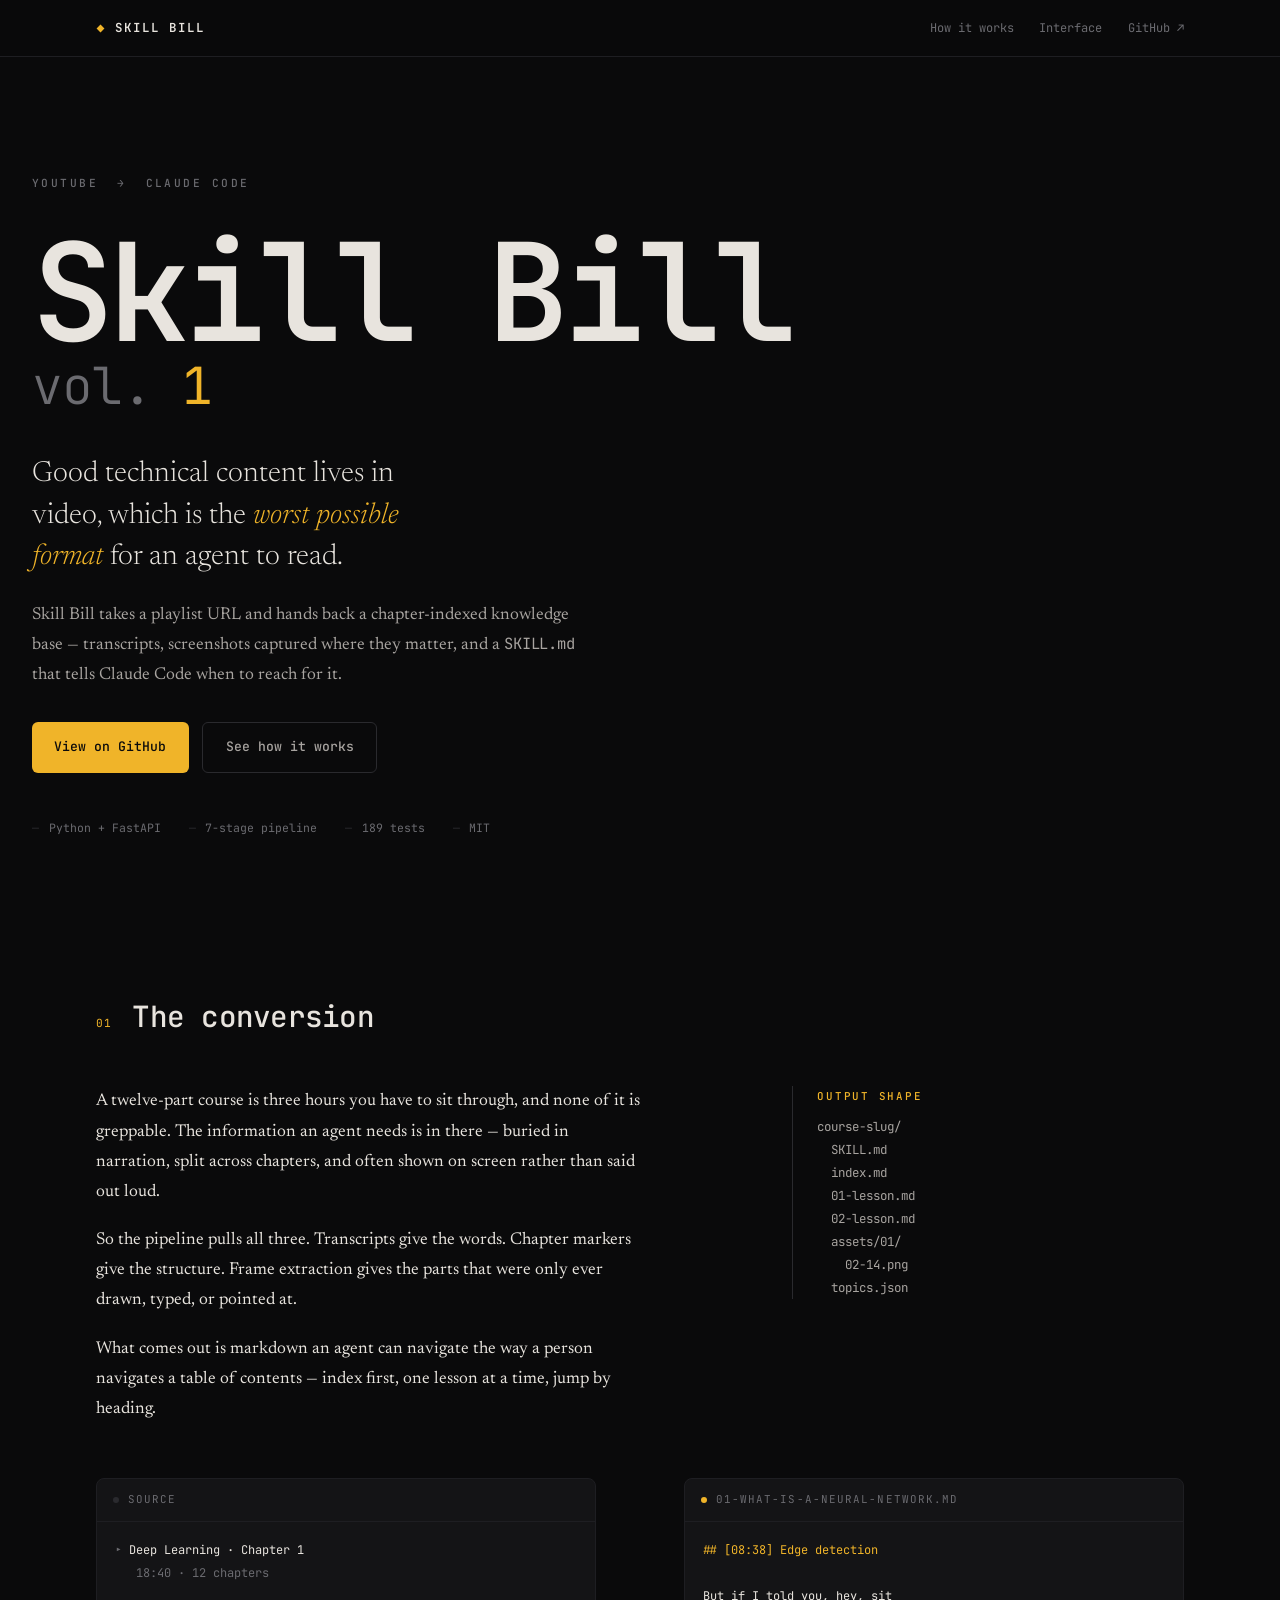
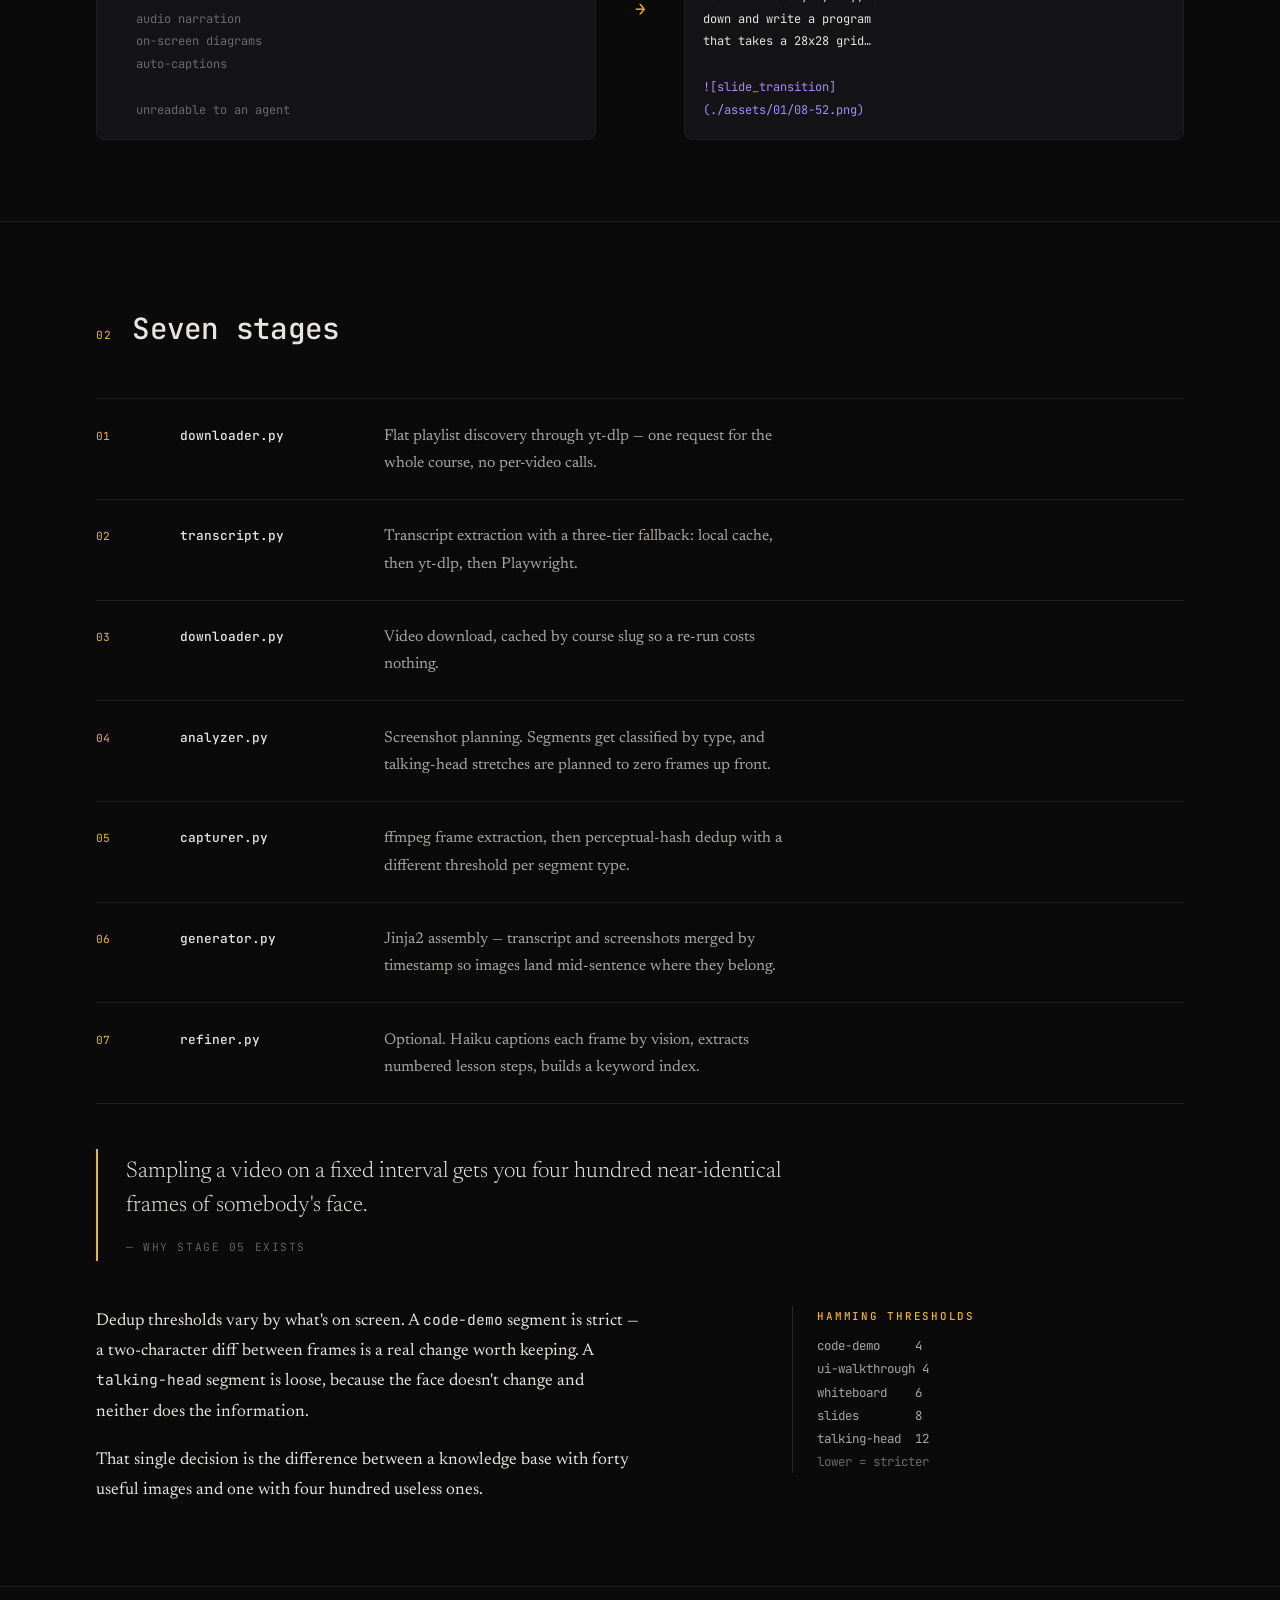
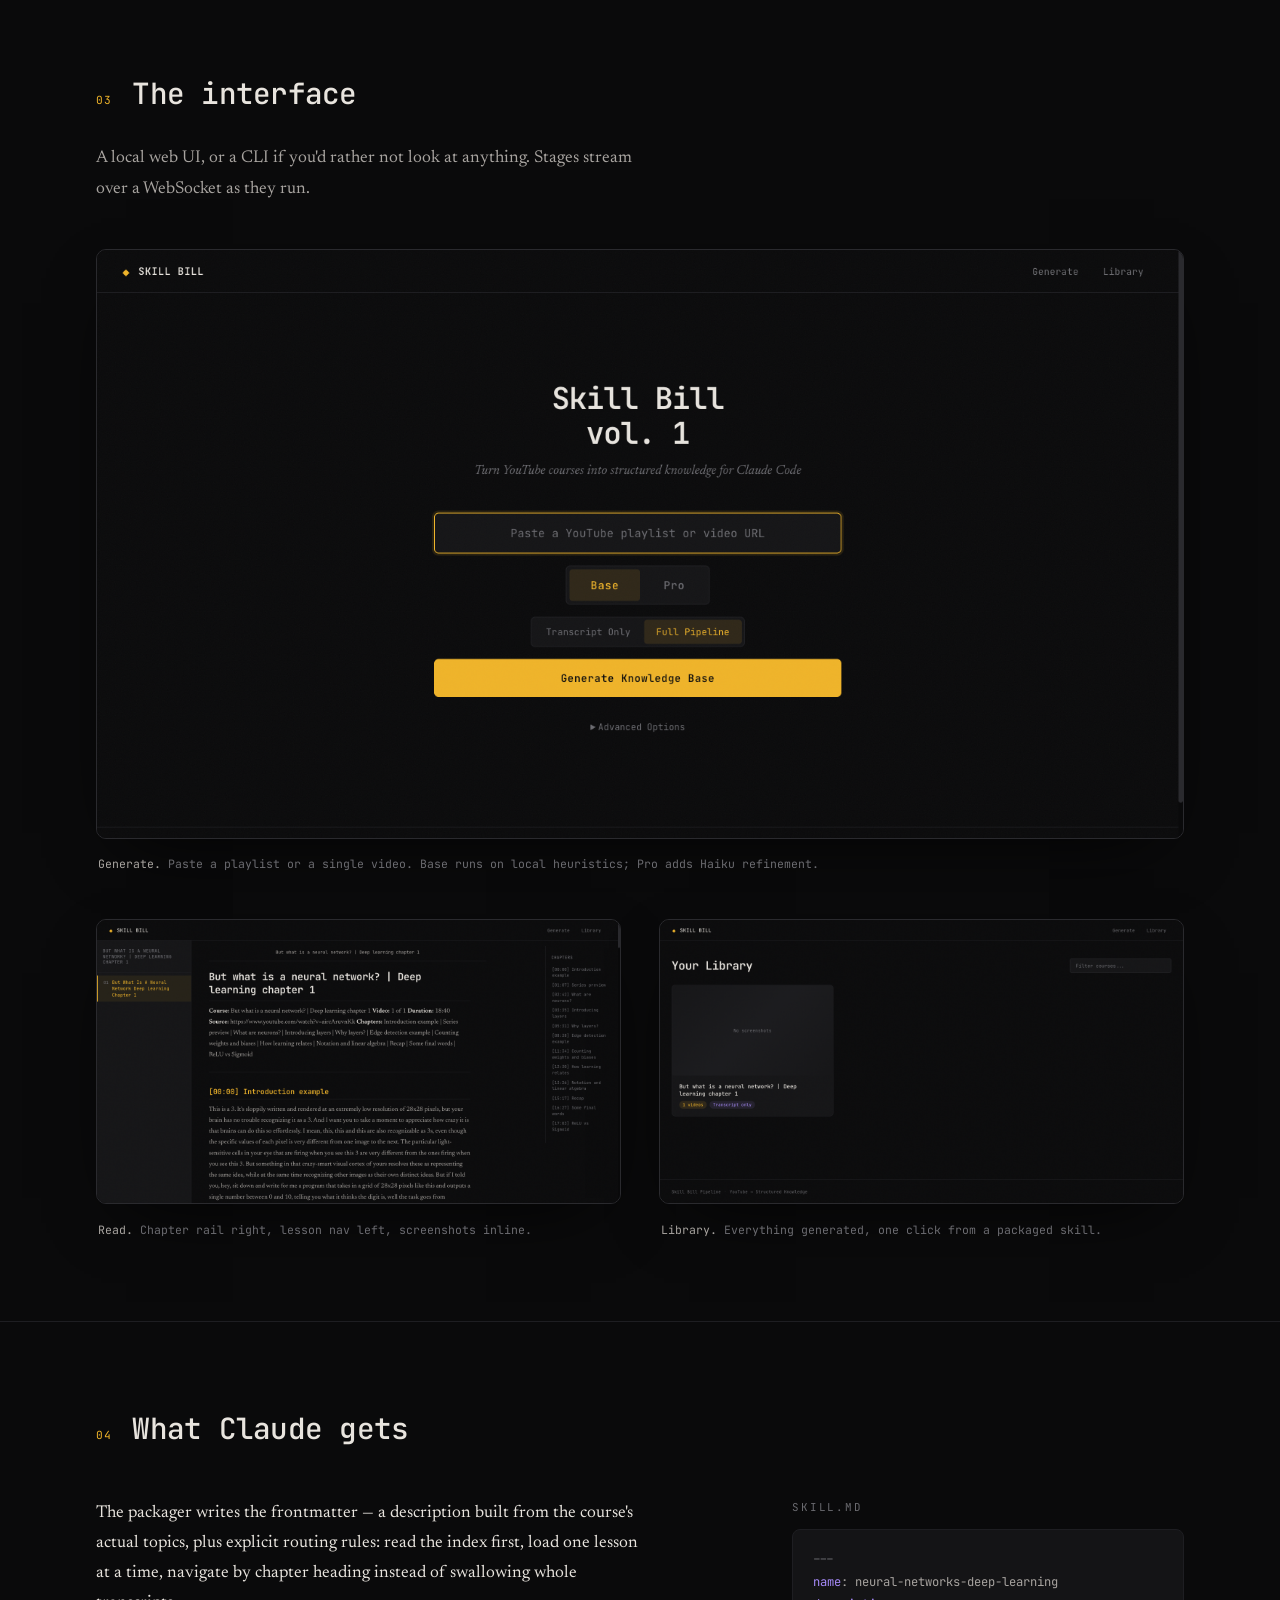
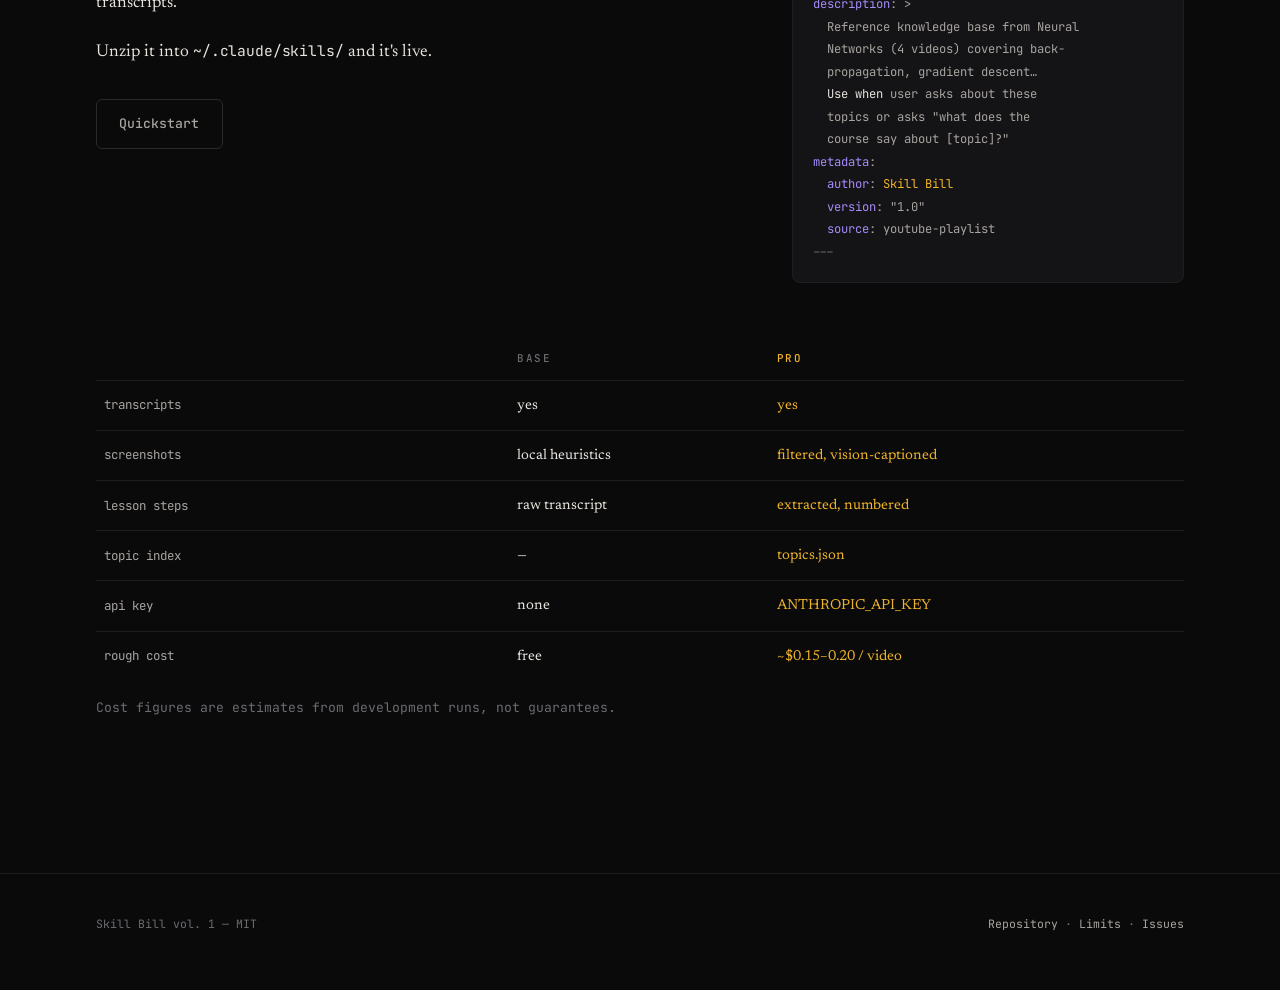
<file: docs/index.html>
<!DOCTYPE html>
<html lang="en">
<head>
<meta charset="UTF-8">
<meta name="viewport" content="width=device-width, initial-scale=1.0">
<title>Skill Bill vol. 1 — YouTube courses, turned into Claude Code skills</title>
<meta name="description" content="A pipeline that converts YouTube course playlists into structured, chapter-indexed markdown with inline screenshots — packaged as a SKILL.md bundle for Claude Code.">
<meta property="og:title" content="Skill Bill vol. 1">
<meta property="og:description" content="Turn any YouTube course into a Claude Code skill.">
<meta property="og:type" content="website">
<link rel="icon" href="data:image/svg+xml,%3Csvg xmlns='http://www.w3.org/2000/svg' viewBox='0 0 32 32'%3E%3Crect width='32' height='32' fill='%230a0a0b'/%3E%3Cpath d='M16 6l10 10-10 10L6 16z' fill='%23f0b429'/%3E%3C/svg%3E">
<link rel="preconnect" href="https://fonts.googleapis.com">
<link rel="preconnect" href="https://fonts.gstatic.com" crossorigin>
<link href="https://fonts.googleapis.com/css2?family=JetBrains+Mono:wght@300;400;500;600;700&family=Newsreader:ital,opsz,wght@0,6..72,300;0,6..72,400;0,6..72,500;1,6..72,300;1,6..72,400&display=swap" rel="stylesheet">
<style>
:root{
  --bg:#0a0a0b; --bg-warm:#0d0d0e; --surface:#141416; --surface-raised:#1a1a1d;
  --border:#2a2a2e; --border-subtle:#1e1e22;
  --text:#e8e4de; --text-secondary:#a8a4a0; --text-muted:#6b6b70;
  --accent:#f0b429; --accent-hover:#f5c542; --accent-dim:rgba(240,180,41,.12);
  --purple:#a78bfa;
  --mono:'JetBrains Mono',ui-monospace,monospace;
  --serif:'Newsreader',Georgia,serif;
  --spine:clamp(1.25rem,5vw,5.5rem);
  --measure:34rem;
}
*,*::before,*::after{margin:0;padding:0;box-sizing:border-box}
html{-webkit-text-size-adjust:100%}
body{
  background:var(--bg); color:var(--text); font-family:var(--serif);
  font-size:clamp(1rem,.97rem + .18vw,1.075rem); line-height:1.75;
  -webkit-font-smoothing:antialiased; overflow-x:hidden;
}
img{max-width:100%; display:block; height:auto}
a{color:inherit}
::selection{background:var(--accent-dim); color:var(--accent-hover)}

/* ---------- shell: one left spine everything hangs off ---------- */
.wrap{max-width:76rem; margin:0 auto; padding-left:var(--spine); padding-right:var(--spine)}

h1,h2,h3,h4,.mono{font-family:var(--mono); letter-spacing:-.01em}
.eyebrow{
  font-family:var(--mono); font-size:.7rem; font-weight:500;
  text-transform:uppercase; letter-spacing:.22em; color:var(--text-muted);
}
.rule{height:1px; background:var(--border-subtle); border:0}

/* ---------- nav ---------- */
nav{
  position:sticky; top:0; z-index:50; background:rgba(10,10,11,.86);
  border-bottom:1px solid var(--border-subtle); backdrop-filter:blur(8px);
}
.nav-in{display:flex; align-items:center; justify-content:space-between; height:56px}
.brand{
  display:flex; align-items:center; gap:.6rem; font-family:var(--mono);
  font-size:.78rem; font-weight:600; letter-spacing:.16em; text-transform:uppercase;
  text-decoration:none;
}
.brand svg{width:9px; height:9px; fill:var(--accent); flex:none}
.nav-links{display:flex; gap:1.6rem; font-family:var(--mono); font-size:.75rem}
.nav-links a{color:var(--text-muted); text-decoration:none; transition:color .2s; white-space:nowrap}
.nav-links a:hover{color:var(--accent)}
/* Narrow viewports keep the brand and the one link that matters. */
@media(max-width:38rem){
  .brand{white-space:nowrap; letter-spacing:.12em}
  .nav-links a:not(:last-child){display:none}
}

/* ---------- hero ---------- */
.hero{padding:clamp(4.5rem,13vh,9rem) 0 clamp(3.5rem,8vh,6rem)}
.hero .eyebrow{margin-bottom:clamp(1.5rem,4vh,2.5rem)}
.wordmark{
  font-family:var(--mono); font-weight:600;
  font-size:clamp(2.8rem,11.5vw,8.5rem); line-height:.92; letter-spacing:-.045em;
}
.wordmark .vol{
  display:block; color:var(--text-muted); font-weight:300;
  font-size:clamp(1.4rem,4.4vw,3.2rem); letter-spacing:-.02em; margin-top:.15em;
}
.wordmark .vol b{color:var(--accent); font-weight:400}
.deck{
  font-size:clamp(1.25rem,1.05rem + .95vw,1.95rem); line-height:1.42;
  font-weight:300; max-width:26ch; margin-top:clamp(2rem,5vh,3.25rem);
  color:var(--text);
}
.deck em{font-style:italic; color:var(--accent)}
.sub{color:var(--text-secondary); max-width:var(--measure); margin-top:1.4rem}
.hero-meta{
  display:flex; flex-wrap:wrap; gap:.5rem 1.75rem; margin-top:clamp(2.25rem,5vh,3rem);
  font-family:var(--mono); font-size:.72rem; color:var(--text-muted);
}
.hero-meta span::before{content:'—'; color:var(--border); margin-right:.6rem}

/* ---------- section scaffold ---------- */
section{padding:clamp(3.5rem,9vh,7rem) 0}
.sec-head{display:flex; align-items:baseline; gap:1.25rem; margin-bottom:2.75rem}
.sec-head .num{font-family:var(--mono); font-size:.7rem; color:var(--accent); letter-spacing:.1em}
.sec-head h2{font-size:clamp(1.4rem,1.15rem + .85vw,2.15rem); font-weight:500; letter-spacing:-.025em}

/* ---------- prose w/ marginal note ---------- */
.editorial{display:grid; grid-template-columns:minmax(0,1fr); gap:2.5rem}
@media(min-width:60rem){.editorial{grid-template-columns:minmax(0,1.55fr) minmax(0,1fr); gap:clamp(3rem,7vw,6rem)}}
.editorial p+p{margin-top:1.15rem}
.editorial p{max-width:var(--measure)}
.aside{
  border-left:1px solid var(--border); padding-left:1.5rem;
  font-family:var(--mono); font-size:.78rem; line-height:1.85; color:var(--text-secondary);
  align-self:start;
}
.aside strong{color:var(--accent); font-weight:500; display:block; margin-bottom:.5rem;
  font-size:.68rem; letter-spacing:.16em; text-transform:uppercase}

/* ---------- transformation ---------- */
.xform{display:grid; gap:1.25rem; align-items:stretch}
@media(min-width:60rem){.xform{grid-template-columns:1fr auto 1fr; gap:clamp(1.5rem,3vw,2.75rem)}}
.panel{
  background:var(--surface); border:1px solid var(--border-subtle);
  border-radius:8px; overflow:hidden; display:flex; flex-direction:column;
}
.panel-head{
  display:flex; align-items:center; gap:.55rem; padding:.7rem 1rem;
  border-bottom:1px solid var(--border-subtle); font-family:var(--mono);
  font-size:.68rem; letter-spacing:.1em; text-transform:uppercase; color:var(--text-muted);
}
.dot{width:6px; height:6px; border-radius:50%; background:var(--border); flex:none}
.panel.out .dot{background:var(--accent)}
.panel-body{padding:1.1rem 1.15rem; font-family:var(--mono); font-size:.75rem; line-height:1.9;
  color:var(--text-secondary); overflow-x:auto}
.panel-body .t{color:var(--text-muted)}
.panel-body .h{color:var(--accent)}
.panel-body .k{color:var(--purple)}
.panel-body .plain{color:var(--text)}
.arrow{
  display:none; align-self:center; font-family:var(--mono); color:var(--accent);
  font-size:1.1rem;
}
@media(min-width:60rem){.arrow{display:block}}

/* ---------- pipeline: editorial numbered rail ---------- */
.stages{border-top:1px solid var(--border-subtle)}
.stage{
  display:grid; grid-template-columns:2.75rem minmax(0,1fr); gap:1rem;
  padding:1.35rem 0; border-bottom:1px solid var(--border-subtle);
  transition:background .25s;
}
@media(min-width:60rem){
  .stage{grid-template-columns:3.5rem 11rem minmax(0,1fr); gap:1.75rem; align-items:baseline}
}
.stage:hover{background:linear-gradient(90deg,rgba(240,180,41,.045),transparent 55%)}
.stage-n{font-family:var(--mono); font-size:.7rem; color:var(--accent); padding-top:.35rem}
.stage-mod{font-family:var(--mono); font-size:.8rem; color:var(--text); font-weight:500}
.stage-txt{color:var(--text-secondary); font-size:.98rem; max-width:46ch}
@media(max-width:59.99rem){
  .stage-txt{grid-column:2}
  .stage-mod{margin-bottom:.3rem}
}

/* ---------- shots ---------- */
.shot{margin-top:clamp(2rem,5vh,3.5rem)}
.shot img{
  border:1px solid var(--border); border-radius:10px;
  box-shadow:0 24px 70px -30px rgba(0,0,0,.95);
}
.shot figcaption{
  font-family:var(--mono); font-size:.72rem; color:var(--text-muted);
  margin-top:.95rem; padding-left:.1rem;
}
.shot figcaption b{color:var(--text-secondary); font-weight:400}
.shots-pair{display:grid; gap:clamp(2rem,5vh,3.5rem)}
@media(min-width:64rem){.shots-pair{grid-template-columns:1fr 1fr; gap:clamp(1.5rem,3vw,2.5rem)}}

/* ---------- pull quote ---------- */
.pull{
  border-left:2px solid var(--accent); padding:.35rem 0 .35rem 1.75rem;
  margin:clamp(2rem,5vh,3rem) 0; max-width:44rem;
}
.pull p{font-size:clamp(1.15rem,1.02rem + .5vw,1.5rem); line-height:1.5; font-weight:300}
.pull .attrib{font-family:var(--mono); font-size:.7rem; color:var(--text-muted);
  letter-spacing:.14em; text-transform:uppercase; margin-top:1rem}

/* ---------- code ---------- */
pre{
  background:var(--surface); border:1px solid var(--border-subtle); border-radius:8px;
  padding:1.15rem 1.25rem; overflow-x:auto; font-family:var(--mono);
  font-size:.76rem; line-height:1.85; color:var(--text-secondary);
}
pre .c{color:var(--text-muted)}
pre .a{color:var(--accent)}
pre .p{color:var(--purple)}
pre b{color:var(--text); font-weight:400}
.code-label{
  font-family:var(--mono); font-size:.68rem; letter-spacing:.16em; text-transform:uppercase;
  color:var(--text-muted); margin-bottom:.75rem;
}

/* ---------- modes table ---------- */
.modes{width:100%; border-collapse:collapse; font-size:.9rem; margin-top:.5rem}
.modes th,.modes td{text-align:left; padding:.75rem .5rem; border-bottom:1px solid var(--border-subtle)}
.modes th{font-family:var(--mono); font-size:.68rem; letter-spacing:.14em; text-transform:uppercase;
  color:var(--text-muted); font-weight:500}
.modes th:first-child{width:38%}
.modes td:first-child{color:var(--text-secondary); font-family:var(--mono); font-size:.78rem}
.modes .pro{color:var(--accent)}
.modes tr:last-child td{border-bottom:0}

/* ---------- cta ---------- */
.cta{
  display:inline-flex; align-items:center; gap:.7rem; text-decoration:none;
  font-family:var(--mono); font-size:.82rem; font-weight:500;
  background:var(--accent); color:#0a0a0b; padding:.8rem 1.4rem; border-radius:6px;
  transition:background .2s, transform .2s;
}
.cta:hover{background:var(--accent-hover); transform:translateY(-1px)}
.cta.ghost{background:transparent; color:var(--text-secondary); border:1px solid var(--border)}
.cta.ghost:hover{color:var(--accent); border-color:var(--accent)}
.cta-row{display:flex; flex-wrap:wrap; gap:.85rem; margin-top:2rem}

/* ---------- footer ---------- */
footer{border-top:1px solid var(--border-subtle); padding:2.5rem 0 3.5rem; margin-top:clamp(3rem,8vh,6rem)}
.foot-in{display:flex; flex-wrap:wrap; justify-content:space-between; gap:1.25rem;
  font-family:var(--mono); font-size:.72rem; color:var(--text-muted)}
.foot-in a{color:var(--text-secondary); text-decoration:none; transition:color .2s}
.foot-in a:hover{color:var(--accent)}

/* ---------- reveal ----------
   Scoped to .js so content is never hidden when scripting is off. */
.js .rv{opacity:0; transform:translateY(14px); transition:opacity .8s cubic-bezier(.16,1,.3,1), transform .8s cubic-bezier(.16,1,.3,1)}
.js .rv.in{opacity:1; transform:none}
@media(prefers-reduced-motion:reduce){
  .js .rv{opacity:1; transform:none; transition:none}
  .cta:hover{transform:none}
  *{animation:none!important}
}
</style>
<script>document.documentElement.className+=' js';</script>
</head>
<body>

<nav>
  <div class="wrap nav-in">
    <a class="brand" href="#top">
      <svg viewBox="0 0 32 32"><path d="M16 2l14 14-14 14L2 16z"/></svg>
      Skill Bill
    </a>
    <div class="nav-links">
      <a href="#how">How it works</a>
      <a href="#interface">Interface</a>
      <a href="https://github.com/asrith926/skill-bill-vol-1">GitHub&nbsp;↗</a>
    </div>
  </div>
</nav>

<header class="hero wrap" id="top">
  <p class="eyebrow">YouTube&nbsp; →&nbsp; Claude Code</p>
  <h1 class="wordmark">Skill&nbsp;Bill<span class="vol">vol.&nbsp;<b>1</b></span></h1>
  <p class="deck">Good technical content lives in video, which is the <em>worst possible format</em> for an agent to read.</p>
  <p class="sub">Skill Bill takes a playlist URL and hands back a chapter-indexed knowledge base — transcripts, screenshots captured where they matter, and a <span class="mono" style="font-size:.9em">SKILL.md</span> that tells Claude Code when to reach for it.</p>
  <div class="cta-row">
    <a class="cta" href="https://github.com/asrith926/skill-bill-vol-1">View on GitHub</a>
    <a class="cta ghost" href="#how">See how it works</a>
  </div>
  <div class="hero-meta">
    <span>Python + FastAPI</span>
    <span>7-stage pipeline</span>
    <span>189 tests</span>
    <span>MIT</span>
  </div>
</header>

<section class="wrap rv" id="why">
  <div class="sec-head"><span class="num">01</span><h2>The conversion</h2></div>
  <div class="editorial">
    <div>
      <p>A twelve-part course is three hours you have to sit through, and none of it is greppable. The information an agent needs is in there — buried in narration, split across chapters, and often shown on screen rather than said out loud.</p>
      <p>So the pipeline pulls all three. Transcripts give the words. Chapter markers give the structure. Frame extraction gives the parts that were only ever drawn, typed, or pointed at.</p>
      <p>What comes out is markdown an agent can navigate the way a person navigates a table of contents — index first, one lesson at a time, jump by heading.</p>
    </div>
    <div class="aside">
      <strong>Output shape</strong>
      course-slug/<br>
      &nbsp;&nbsp;SKILL.md<br>
      &nbsp;&nbsp;index.md<br>
      &nbsp;&nbsp;01-lesson.md<br>
      &nbsp;&nbsp;02-lesson.md<br>
      &nbsp;&nbsp;assets/01/<br>
      &nbsp;&nbsp;&nbsp;&nbsp;02-14.png<br>
      &nbsp;&nbsp;topics.json
    </div>
  </div>

  <div class="xform" style="margin-top:clamp(2.5rem,6vh,4rem)">
    <div class="panel">
      <div class="panel-head"><span class="dot"></span>Source</div>
      <div class="panel-body">
        <span class="t">▸</span> <span class="plain">Deep Learning · Chapter 1</span><br>
        <span class="t">&nbsp;&nbsp;&nbsp;18:40 · 12 chapters</span><br><br>
        <span class="t">&nbsp;&nbsp;&nbsp;audio narration</span><br>
        <span class="t">&nbsp;&nbsp;&nbsp;on-screen diagrams</span><br>
        <span class="t">&nbsp;&nbsp;&nbsp;auto-captions</span><br><br>
        <span class="t">&nbsp;&nbsp;&nbsp;unreadable to an agent</span>
      </div>
    </div>
    <div class="arrow">→</div>
    <div class="panel out">
      <div class="panel-head"><span class="dot"></span>01-what-is-a-neural-network.md</div>
      <div class="panel-body">
        <span class="h">## [08:38] Edge detection</span><br><br>
        <span class="plain">But if I told you, hey, sit</span><br>
        <span class="plain">down and write a program</span><br>
        <span class="plain">that takes a 28x28 grid…</span><br><br>
        <span class="k">![slide_transition]</span><br>
        <span class="k">(./assets/01/08-52.png)</span>
      </div>
    </div>
  </div>
</section>

<hr class="rule">

<section class="wrap rv" id="how">
  <div class="sec-head"><span class="num">02</span><h2>Seven stages</h2></div>
  <div class="stages">
    <div class="stage"><span class="stage-n">01</span><span class="stage-mod">downloader.py</span><span class="stage-txt">Flat playlist discovery through yt-dlp — one request for the whole course, no per-video calls.</span></div>
    <div class="stage"><span class="stage-n">02</span><span class="stage-mod">transcript.py</span><span class="stage-txt">Transcript extraction with a three-tier fallback: local cache, then yt-dlp, then Playwright.</span></div>
    <div class="stage"><span class="stage-n">03</span><span class="stage-mod">downloader.py</span><span class="stage-txt">Video download, cached by course slug so a re-run costs nothing.</span></div>
    <div class="stage"><span class="stage-n">04</span><span class="stage-mod">analyzer.py</span><span class="stage-txt">Screenshot planning. Segments get classified by type, and talking-head stretches are planned to zero frames up front.</span></div>
    <div class="stage"><span class="stage-n">05</span><span class="stage-mod">capturer.py</span><span class="stage-txt">ffmpeg frame extraction, then perceptual-hash dedup with a different threshold per segment type.</span></div>
    <div class="stage"><span class="stage-n">06</span><span class="stage-mod">generator.py</span><span class="stage-txt">Jinja2 assembly — transcript and screenshots merged by timestamp so images land mid-sentence where they belong.</span></div>
    <div class="stage"><span class="stage-n">07</span><span class="stage-mod">refiner.py</span><span class="stage-txt">Optional. Haiku captions each frame by vision, extracts numbered lesson steps, builds a keyword index.</span></div>
  </div>

  <div class="pull">
    <p>Sampling a video on a fixed interval gets you four hundred near-identical frames of somebody's face.</p>
    <p class="attrib">— why stage 05 exists</p>
  </div>

  <div class="editorial">
    <div>
      <p>Dedup thresholds vary by what's on screen. A <span class="mono" style="font-size:.85em">code-demo</span> segment is strict — a two-character diff between frames is a real change worth keeping. A <span class="mono" style="font-size:.85em">talking-head</span> segment is loose, because the face doesn't change and neither does the information.</p>
      <p>That single decision is the difference between a knowledge base with forty useful images and one with four hundred useless ones.</p>
    </div>
    <div class="aside">
      <strong>Hamming thresholds</strong>
      code-demo &nbsp;&nbsp;&nbsp;&nbsp;4<br>
      ui-walkthrough&nbsp;4<br>
      whiteboard&nbsp;&nbsp;&nbsp;&nbsp;6<br>
      slides &nbsp;&nbsp;&nbsp;&nbsp;&nbsp;&nbsp;&nbsp;8<br>
      talking-head&nbsp;&nbsp;12<br>
      <span style="color:var(--text-muted)">lower = stricter</span>
    </div>
  </div>
</section>

<hr class="rule">

<section class="wrap rv" id="interface">
  <div class="sec-head"><span class="num">03</span><h2>The interface</h2></div>
  <p class="sub" style="margin-top:-1.25rem; margin-bottom:0">A local web UI, or a CLI if you'd rather not look at anything. Stages stream over a WebSocket as they run.</p>

  <figure class="shot">
    <img src="assets/web-ui-home.png" alt="Skill Bill home screen with a URL field, Base/Pro toggle and pipeline mode toggle" width="1440" height="780" loading="lazy">
    <figcaption><b>Generate.</b> Paste a playlist or a single video. Base runs on local heuristics; Pro adds Haiku refinement.</figcaption>
  </figure>

  <div class="shots-pair" style="margin-top:clamp(2rem,5vh,3.5rem)">
    <figure class="shot" style="margin-top:0">
      <img src="assets/web-ui-video.png" alt="Reader view showing a lesson with a chapter rail" width="1440" height="780" loading="lazy">
      <figcaption><b>Read.</b> Chapter rail right, lesson nav left, screenshots inline.</figcaption>
    </figure>
    <figure class="shot" style="margin-top:0">
      <img src="assets/web-ui-library.png" alt="Library view listing generated courses" width="1440" height="780" loading="lazy">
      <figcaption><b>Library.</b> Everything generated, one click from a packaged skill.</figcaption>
    </figure>
  </div>
</section>

<hr class="rule">

<section class="wrap rv" id="output">
  <div class="sec-head"><span class="num">04</span><h2>What Claude gets</h2></div>
  <div class="editorial">
    <div>
      <p>The packager writes the frontmatter — a description built from the course's actual topics, plus explicit routing rules: read the index first, load one lesson at a time, navigate by chapter heading instead of swallowing whole transcripts.</p>
      <p>Unzip it into <span class="mono" style="font-size:.85em">~/.claude/skills/</span> and it's live.</p>
      <div class="cta-row">
        <a class="cta ghost" href="https://github.com/asrith926/skill-bill-vol-1#quickstart">Quickstart</a>
      </div>
    </div>
    <div>
      <p class="code-label">SKILL.md</p>
<pre><span class="c">---</span>
<span class="p">name</span>: neural-networks-deep-learning
<span class="p">description</span>: &gt;
  Reference knowledge base from Neural
  Networks (4 videos) covering back-
  propagation, gradient descent…
  <b>Use when</b> user asks about these
  topics or asks "what does the
  course say about [topic]?"
<span class="p">metadata</span>:
  <span class="p">author</span>: <span class="a">Skill Bill</span>
  <span class="p">version</span>: "1.0"
  <span class="p">source</span>: youtube-playlist
<span class="c">---</span></pre>
    </div>
  </div>

  <table class="modes" style="margin-top:clamp(2.5rem,6vh,3.5rem)">
    <thead><tr><th></th><th>Base</th><th class="pro">Pro</th></tr></thead>
    <tbody>
      <tr><td>transcripts</td><td>yes</td><td class="pro">yes</td></tr>
      <tr><td>screenshots</td><td>local heuristics</td><td class="pro">filtered, vision-captioned</td></tr>
      <tr><td>lesson steps</td><td>raw transcript</td><td class="pro">extracted, numbered</td></tr>
      <tr><td>topic index</td><td>—</td><td class="pro">topics.json</td></tr>
      <tr><td>api key</td><td>none</td><td class="pro">ANTHROPIC_API_KEY</td></tr>
      <tr><td>rough cost</td><td>free</td><td class="pro">~$0.15–0.20 / video</td></tr>
    </tbody>
  </table>
  <p style="font-size:.82rem; color:var(--text-muted); margin-top:1rem; font-family:var(--mono)">Cost figures are estimates from development runs, not guarantees.</p>
</section>

<footer>
  <div class="wrap foot-in">
    <span>Skill Bill vol. 1 — MIT</span>
    <span>
      <a href="https://github.com/asrith926/skill-bill-vol-1">Repository</a> ·
      <a href="https://github.com/asrith926/skill-bill-vol-1#limits">Limits</a> ·
      <a href="https://github.com/asrith926/skill-bill-vol-1/issues">Issues</a>
    </span>
  </div>
</footer>

<script>
(function(){
  var els = document.querySelectorAll('.rv');
  if(!('IntersectionObserver' in window) || matchMedia('(prefers-reduced-motion: reduce)').matches){
    els.forEach(function(e){e.classList.add('in')}); return;
  }
  var io = new IntersectionObserver(function(entries){
    entries.forEach(function(en){
      if(en.isIntersecting){ en.target.classList.add('in'); io.unobserve(en.target); }
    });
  }, {rootMargin:'0px 0px -8% 0px', threshold:.06});
  els.forEach(function(e){io.observe(e)});
})();
</script>
</body>
</html>
</file>
